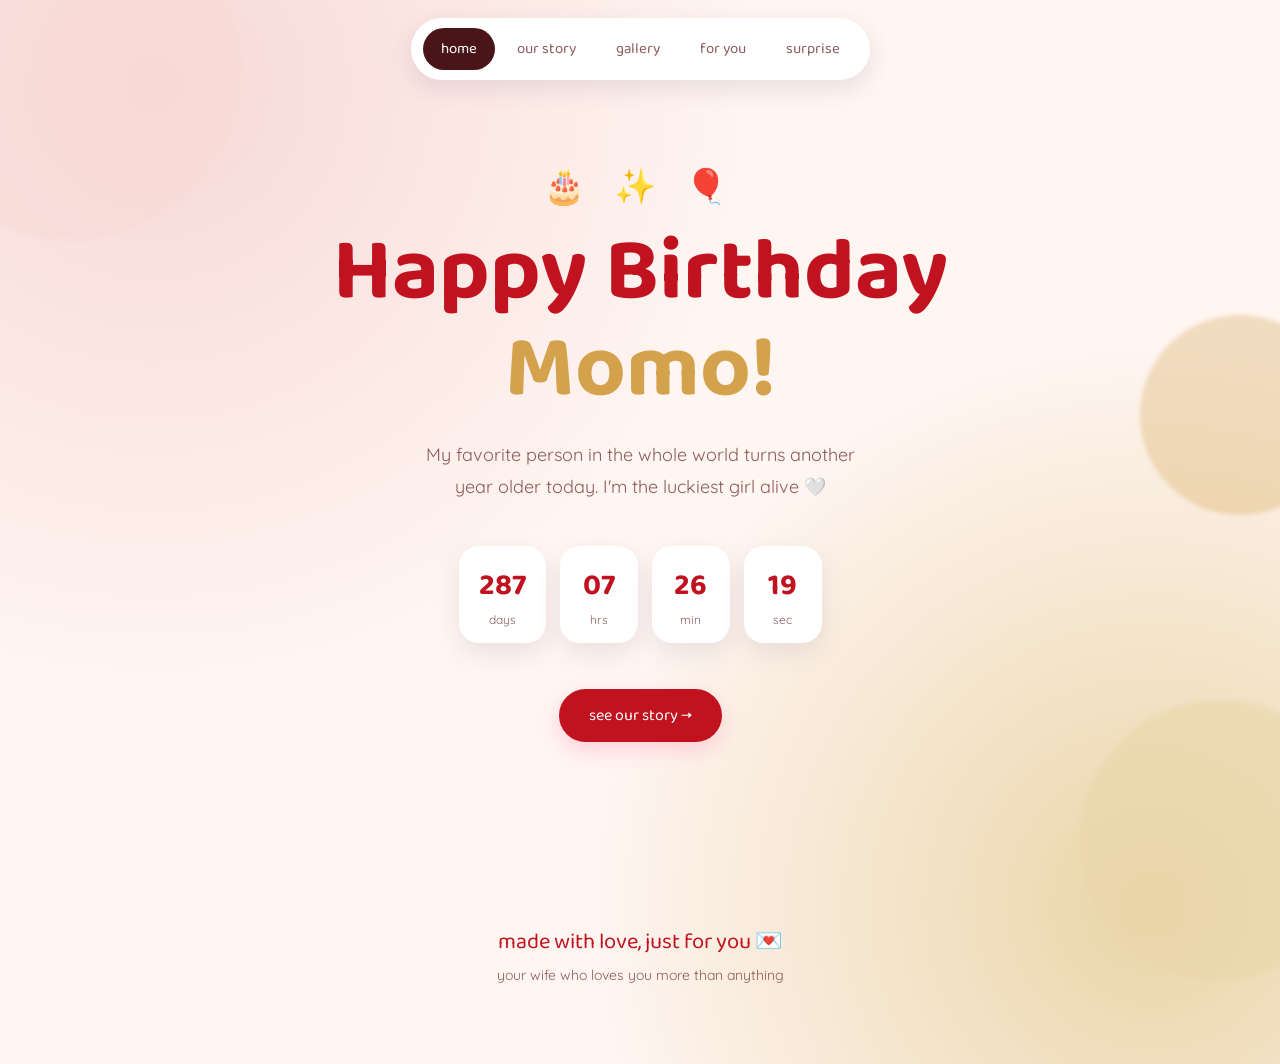
<file: index.html>
<!DOCTYPE html>
<html lang="en">
<head>
<meta charset="UTF-8">
<meta name="viewport" content="width=device-width, initial-scale=1.0">
<title>Happy Birthday Momo 🎈</title>
<link rel="icon" type="image/png" href="https://i.ibb.co/Q3JCG2hS/Chat-GPT-Image-Sep-17-2026-07-57-18-PM-removebg-preview.png">    
<link rel="stylesheet" href="style.css">
<style>
.heart-loader {
    position: fixed;
    inset: 0;
    z-index: 99999999999999998 !important;
    pointer-events: none;
    overflow: hidden;
}

.loader-heart {
    position: absolute;

    left: 50%;
    top: 57%;

    color: #e6002d;
    font-weight: normal;

    opacity: 0;

    filter: drop-shadow(0 2px 5px rgba(230, 0, 45, 0.18));

    will-change: transform, opacity;

    animation: smoothHeart 3.2s cubic-bezier(.22, .61, .36, 1) forwards;
}


/* حركة القلوب */
@keyframes smoothHeart {

    0% {
        opacity: 0;
        transform:
            translate3d(
                calc(-50% + var(--start-x)),
                calc(-50% + var(--start-y)),
                0
            )
            scale(0.35)
            rotate(0deg);
    }

    12% {
        opacity: 0.95;
    }

    35% {
        opacity: 1;
    }

    70% {
        opacity: 0.8;
    }

    100% {
        opacity: 0;

        transform:
            translate3d(
                calc(-50% + var(--end-x)),
                calc(-50% + var(--end-y)),
                0
            )
            scale(var(--scale))
            rotate(var(--rotate));
    }
}
body:before {
    content: "";
    width: 100%;
    height: 100%;

    background: #ffffff82 url(https://i.ibb.co/Q3JCG2hS/Chat-GPT-Image-Sep-17-2026-07-57-18-PM-removebg-preview.png);
    backdrop-filter: blur(60px);

    position: fixed;
    inset: 0;

    z-index: 99999999999999999 !important;

    background-size: 250px !important;
    background-repeat: no-repeat;
    background-position: center !important;

    animation: logobg 3s cubic-bezier(.22, .61, .36, 1) forwards;
}


@keyframes logobg {

    0% {
        opacity: 1;
        transform: scale(1);
    }

    75% {
        opacity: 1;
        transform: scale(1);
    }

    100% {
        opacity: 0;
        transform: scale(.1);
    }
}
  .hero{
    min-height: 78vh;
    display:flex;
    flex-direction:column;
    align-items:center;
    justify-content:center;
    text-align:center;
    padding: 20px 10px 60px;
  }
  .sticker-row{ font-size: 34px; margin-bottom: 18px; letter-spacing: 10px; }
  .hero h1{ font-size: clamp(46px, 10vw, 88px); color: var(--red); line-height:1.1; }
  .hero h1 .accent{ color: var(--gold); }
  .hero .sub{ margin-top: 20px; font-size: 18px; color: var(--plum-soft); max-width: 440px; line-height:1.8; }
  .countdown{ margin-top: 42px; display:flex; gap: 14px; flex-wrap:wrap; justify-content:center; }
  .count-box{ background: var(--white); border-radius: 20px; padding: 16px 20px; min-width: 78px; box-shadow: 0 10px 26px rgba(75,58,107,0.1); }
  .count-box .num{ font-family:'Baloo 2', sans-serif; font-size: 30px; font-weight:700; color: var(--red); }
  .count-box .lbl{ font-size: 12px; color: var(--plum-soft); margin-top: 2px; }
  .explore-btn{ margin-top: 46px; }
</style>
</head>
<body>

<div class="blob" style="width:340px;height:340px;top:-100px;left:-100px;background:var(--blush);"></div>
<div class="blob" style="width:280px;height:280px;bottom:-80px;right:-80px;background:var(--gold-soft);"></div>
<div class="blob" style="width:200px;height:200px;top:35%;right:-60px;background:var(--gold);opacity:0.3;"></div>

<div class="nav-wrap">
  <nav>
    <a href="index.html" class="active">home</a>
    <a href="story.html">our story</a>
    <a href="gallery.html">gallery</a>
    <a href="love.html">for you</a>
    <a href="surprise.html">surprise</a>
  </nav>
</div>

<main>
  <section class="hero reveal">
    <div class="sticker-row">🎂 ✨ 🎈</div>
    <h1>Happy Birthday<br><span class="accent">Momo!</span></h1>
    <p class="sub">My favorite person in the whole world turns another year older today. I'm the luckiest girl alive 🤍</p>

    <div class="countdown" id="countdown">
      <div class="count-box"><div class="num" id="cd-days">--</div><div class="lbl">days</div></div>
      <div class="count-box"><div class="num" id="cd-hours">--</div><div class="lbl">hrs</div></div>
      <div class="count-box"><div class="num" id="cd-mins">--</div><div class="lbl">min</div></div>
      <div class="count-box"><div class="num" id="cd-secs">--</div><div class="lbl">sec</div></div>
    </div>

    <div class="explore-btn">
      <a href="story.html"><button class="pill-btn">see our story →</button></a>
    </div>
  </section>
</main>

<footer class="reveal">
  <div class="foot-display">made with love, just for you 💌</div>
  <div>your wife who loves you more than anything</div>
</footer>

<script>
  function nextBirthday(){
    const now = new Date();
    let year = now.getFullYear();
    let target = new Date(year, 8, 18, 0, 0, 0);
    if(target < now){ target = new Date(year + 1, 8, 18, 0, 0, 0); }
    return target;
  }
  function updateCountdown(){
    const diff = Math.max(0, nextBirthday() - new Date());
    document.getElementById('cd-days').textContent = Math.floor(diff / 86400000);
    document.getElementById('cd-hours').textContent = String(Math.floor(diff / 3600000) % 24).padStart(2,'0');
    document.getElementById('cd-mins').textContent = String(Math.floor(diff / 60000) % 60).padStart(2,'0');
    document.getElementById('cd-secs').textContent = String(Math.floor(diff / 1000) % 60).padStart(2,'0');
  }
  updateCountdown();
  setInterval(updateCountdown, 1000);

  /* fade-in on scroll */
  const revealEls = document.querySelectorAll('.reveal, .reveal-stagger');
  const io = new IntersectionObserver((entries)=>{
    entries.forEach(entry=>{
      if(entry.isIntersecting){
        entry.target.classList.add('visible');
        io.unobserve(entry.target);
      }
    });
  }, { threshold: 0.15 });
  revealEls.forEach(el => io.observe(el));


document.addEventListener("DOMContentLoaded", function () {

    const container = document.createElement("div");
    container.className = "heart-loader";

    document.body.appendChild(container);

    const heartCount = 24;

    for (let i = 0; i < heartCount; i++) {

        const heart = document.createElement("span");

        heart.className = "loader-heart";
        heart.innerHTML = "♥";

        /*
         * بداية القلوب:
         * قريبة من الصورة وليس من الشاشة كلها
         */
        const startX = (Math.random() - 0.5) * 130;
        const startY = (Math.random() - 0.5) * 55;

        /*
         * اتجاه الحركة
         * معظم القلوب تطلع لفوق
         */
        const endX = (Math.random() - 0.5) * 330;
        const endY = -(160 + Math.random() * 230);

        /*
         * أحجام مختلفة لكن مش ضخمة
         */
        const scale = 0.75 + Math.random() * 0.8;

        /*
         * دوران بسيط
         */
        const rotate = -20 + Math.random() * 40;

        /*
         * حجم القلب
         */
        const size = 13 + Math.random() * 13;

        heart.style.fontSize = size + "px";

        heart.style.setProperty("--start-x", startX + "px");
        heart.style.setProperty("--start-y", startY + "px");

        heart.style.setProperty("--end-x", endX + "px");
        heart.style.setProperty("--end-y", endY + "px");

        heart.style.setProperty("--scale", scale);
        heart.style.setProperty("--rotate", rotate + "deg");

        /*
         * ظهور القلوب تدريجيًا
         */
        heart.style.animationDelay =
            (i * 0.07 + Math.random() * 0.4) + "s";

        container.appendChild(heart);
    }


    /*
     * حذف القلوب بعد انتهاء الأنيميشن
     */
    setTimeout(function () {
        container.remove();
    }, 4500);

});
</script>

</body>
</html>
</file>
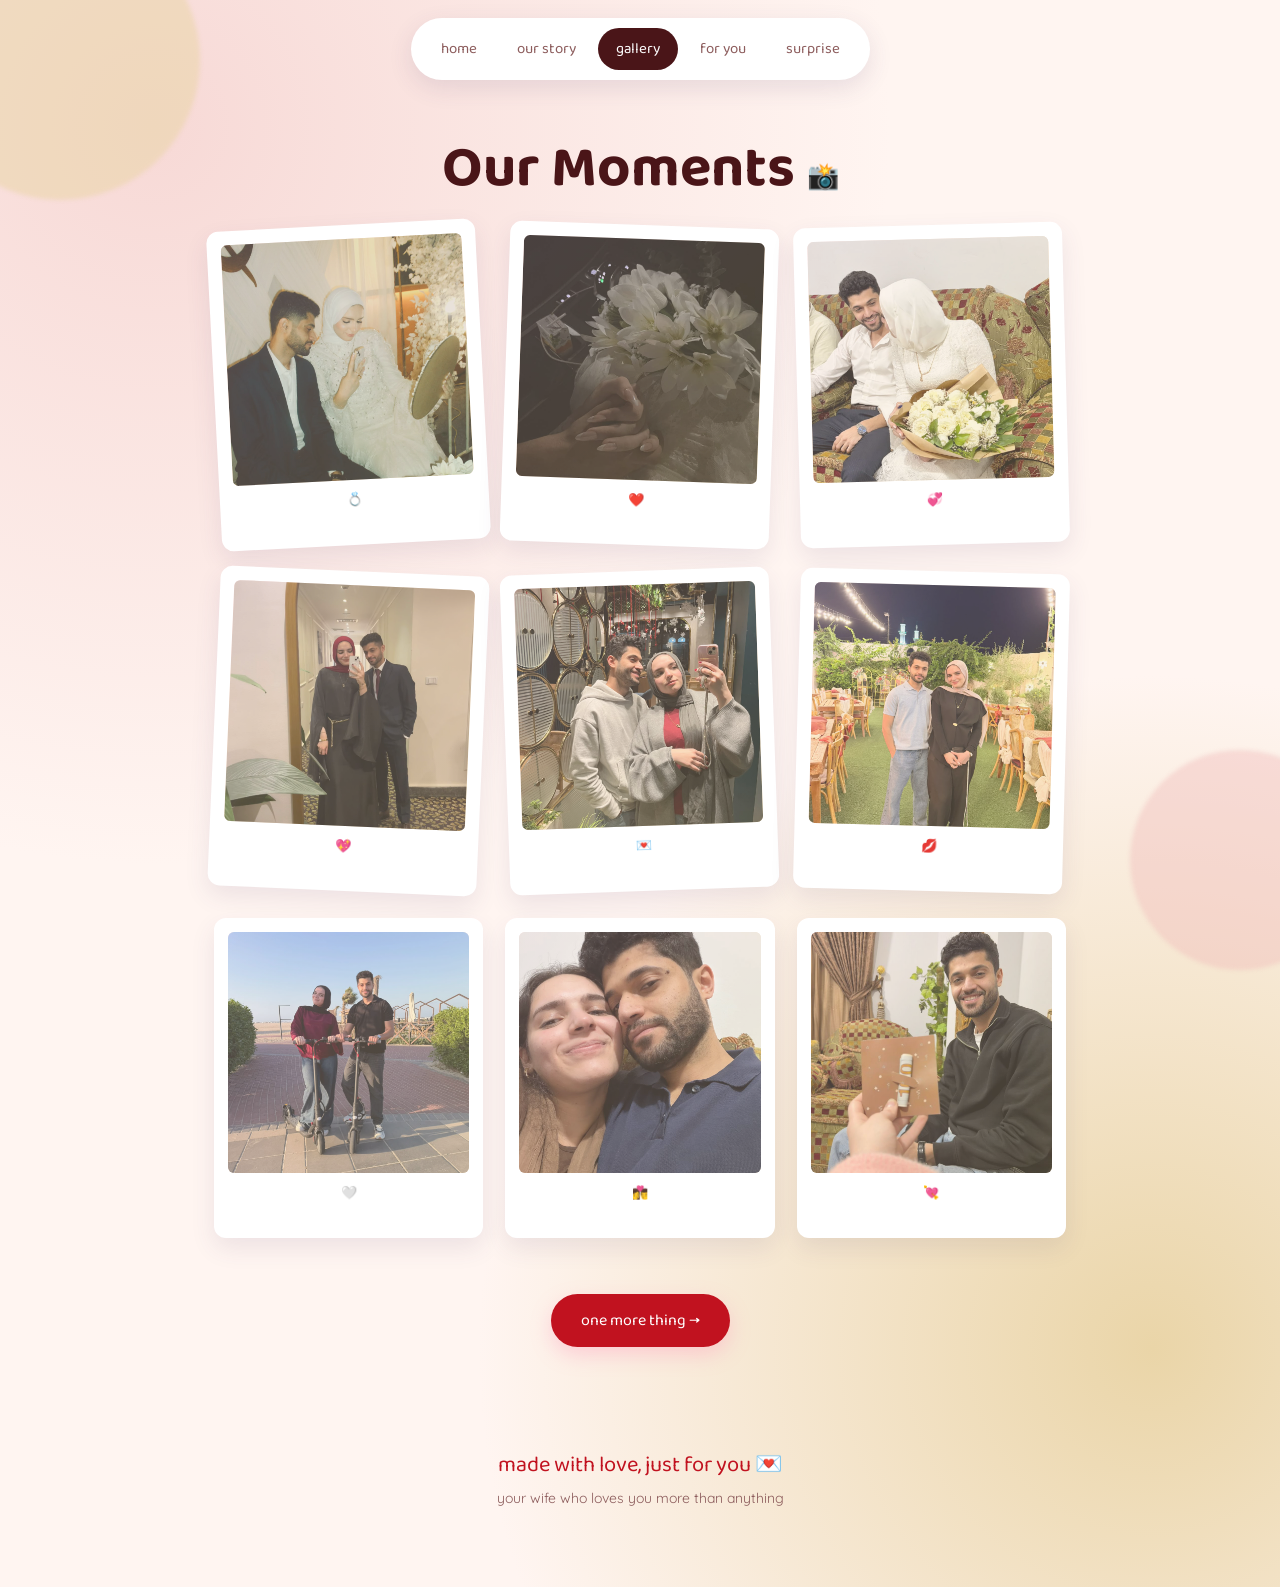
<file: gallery.html>
<!DOCTYPE html>
<html lang="en">
<head>
<meta charset="UTF-8">
<meta name="viewport" content="width=device-width, initial-scale=1.0">
<title>Gallery</title>
 <link rel="icon" type="image/png" href="https://i.ibb.co/Q3JCG2hS/Chat-GPT-Image-Sep-17-2026-07-57-18-PM-removebg-preview.png">    
<link rel="stylesheet" href="style.css">
<style>
  .gallery{
    display:grid;
    grid-template-columns: repeat(3, 1fr);
    gap: 26px 22px;
  }
  .polaroid{
    --tilt: 0deg;
    background: var(--white);
    border-radius: 12px;
    padding: 14px 14px 34px;
    box-shadow: 0 10px 24px rgba(75,58,107,0.1);
    position:relative;
    opacity: 0;
    transform: translateY(30px) rotate(var(--tilt));
    transition: opacity 0.7s ease, transform 0.7s ease;
  }
  .polaroid.visible{
    opacity: 1;
    transform: translateY(0) rotate(var(--tilt));
  }
  .polaroid:nth-child(1){ --tilt: -3deg; transition-delay: 0s; }
  .polaroid:nth-child(2){ --tilt: 2deg; transition-delay: 0.08s; }
  .polaroid:nth-child(3){ --tilt: -1.5deg; transition-delay: 0.16s; }
  .polaroid:nth-child(4){ --tilt: 2.5deg; transition-delay: 0.24s; }
  .polaroid:nth-child(5){ --tilt: -2deg; transition-delay: 0.32s; }
  .polaroid:nth-child(6){ --tilt: 1.5deg; transition-delay: 0.4s; }

  .photo-slot{
    aspect-ratio: 1/1;
    border-radius: 6px;
    overflow:hidden;
    background: linear-gradient(135deg, var(--blush), var(--gold-soft));
    display:flex;
    align-items:center;
    justify-content:center;
  }
  .photo-slot img{ width:100%; height:100%; object-fit:cover; display:block; }
  .photo-slot span{ font-size: 13px; color: var(--plum-soft); opacity:0.7; }
  .caption{
    text-align:center;
    font-family:'Baloo 2', sans-serif;
    font-size: 13px;
    color: var(--plum-soft);
    margin-top: 10px;
  }

  .next-link{ text-align:center; margin-top: 56px; }

  @media (max-width: 640px){
    .gallery{ grid-template-columns: repeat(2, 1fr); }
  }
</style>
</head>
<body>

<div class="blob" style="width:280px;height:280px;top:-80px;left:-80px;background:var(--gold-soft);"></div>
<div class="blob" style="width:220px;height:220px;bottom:-70px;right:-70px;background:var(--blush-deep);opacity:0.4;"></div>

<div class="nav-wrap">
  <nav>
    <a href="index.html">home</a>
    <a href="story.html">our story</a>
    <a href="gallery.html" class="active">gallery</a>
    <a href="love.html">for you</a>
    <a href="surprise.html">surprise</a>
  </nav>
</div>

<main>
  <h1 class="page-title reveal">Our Moments <span class="sticker">📸</span></h1>
  <div class="gallery">
    <div class="polaroid"><div class="photo-slot"><span><img src="assets/5.jpeg"></span></div><div class="caption">💍</div></div>
    <div class="polaroid"><div class="photo-slot"><span><img src="assets/7.jpeg"></span></div><div class="caption">❤️</div></div>
    <div class="polaroid"><div class="photo-slot"><span><img src="assets/4.jpeg"></span></div><div class="caption">💞</div></div>
    <div class="polaroid"><div class="photo-slot"><span><img src="assets/8.jpeg"></span></div><div class="caption">💖</div></div>
    <div class="polaroid"><div class="photo-slot"><span><img src="assets/6.jpeg"></span></div><div class="caption">💌</div></div>
    <div class="polaroid"><div class="photo-slot"><span><img src="assets/3.jpeg"></span></div><div class="caption">💋</div></div>
    <div class="polaroid"><div class="photo-slot"><span><img src="assets/1.jpeg"></span></div><div class="caption">🤍</div></div>
    <div class="polaroid"><div class="photo-slot"><span><img src="assets/2.jpeg"></span></div><div class="caption">👩‍❤️‍💋‍👨</div></div>
    <div class="polaroid"><div class="photo-slot"><span><img src="assets/9.jpeg"></span></div><div class="caption">💘</div></div>
  </div>

  <div class="next-link reveal">
    <a href="love.html"><button class="pill-btn">one more thing →</button></a>
  </div>
</main>

<footer class="reveal">
  <div class="foot-display">made with love, just for you 💌</div>
  <div>your wife who loves you more than anything</div>
</footer>

<script>
  const revealEls = document.querySelectorAll('.reveal, .reveal-stagger, .polaroid');
  const io = new IntersectionObserver((entries)=>{
    entries.forEach(entry=>{
      if(entry.isIntersecting){
        entry.target.classList.add('visible');
        io.unobserve(entry.target);
      }
    });
  }, { threshold: 0.15 });
  revealEls.forEach(el => io.observe(el));
</script>

</body>
</html>
</file>
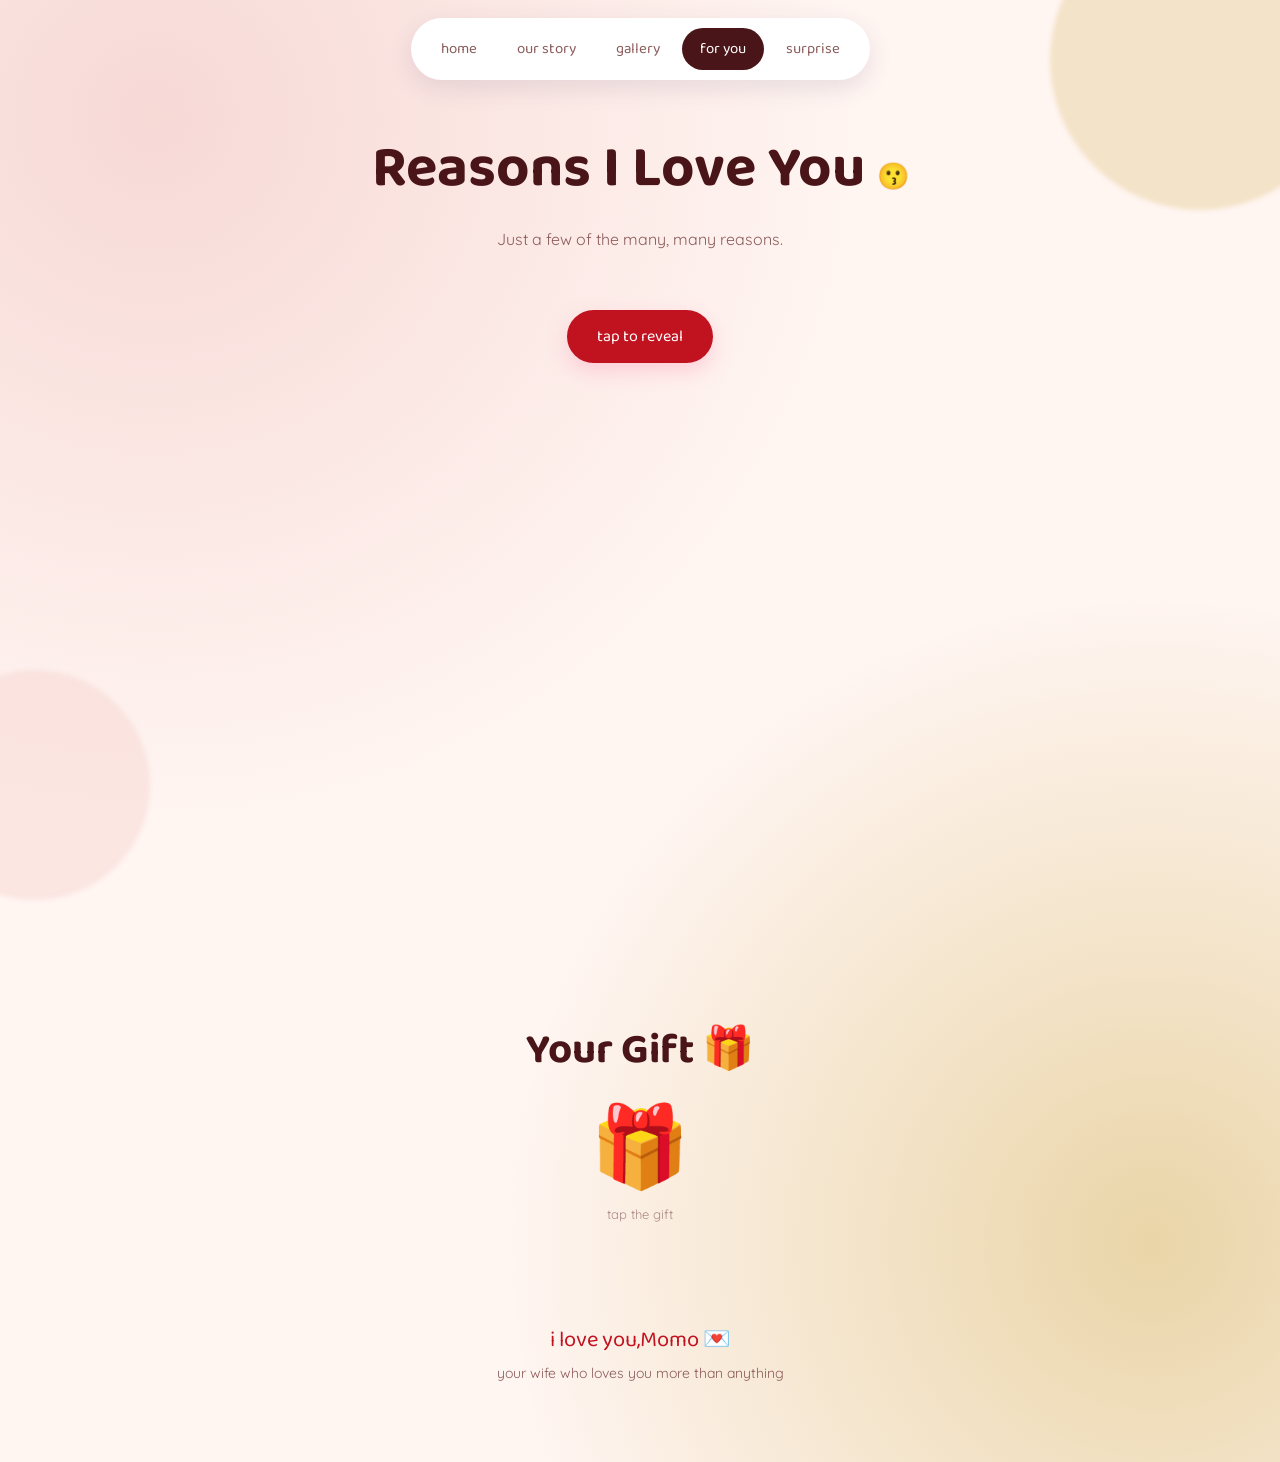
<file: love.html>
<!DOCTYPE html>
<html lang="en">
<head>
<meta charset="UTF-8">
<meta name="viewport" content="width=device-width, initial-scale=1.0">
<title>For You</title>
<link rel="icon" type="image/png" href="https://i.ibb.co/Q3JCG2hS/Chat-GPT-Image-Sep-17-2026-07-57-18-PM-removebg-preview.png">     
<link rel="stylesheet" href="style.css">
<style>
  .reasons-wrap{ display:flex; justify-content:center; margin-bottom: 10px; }
  .reasons-list{
    list-style:none;
    max-width: 520px;
    margin: 40px auto 0;
    display:flex;
    flex-direction:column;
    gap: 14px;
  }
  .reasons-list li{
    background: var(--white);
    border-radius: 16px;
    padding: 16px 20px;
    font-size: 15px;
    line-height:1.6;
    color: var(--plum-soft);
    box-shadow: 0 8px 20px rgba(75,58,107,0.08);
    opacity:0;
    transform: translateY(14px) scale(0.98);
    transition: opacity 0.5s ease, transform 0.5s ease;
  }
  .reasons-list li.show{ opacity:1; transform: translateY(0) scale(1); }
  .reasons-list li b{ color: var(--red); }

  .gift-section{
    text-align:center;
    margin-top: 90px;
  }
  .gift-box{
    font-size: 80px;
    cursor:pointer;
    display:inline-block;
    user-select:none;
    transition: transform 0.25s ease;
  }
  .gift-box:hover{ transform: scale(1.08) rotate(-4deg); }
  .gift-hint{
    margin-top: 12px;
    font-size: 13px;
    color: var(--plum-soft);
    opacity:0.7;
  }
  .gift-message{
    max-width: 480px;
    margin: 30px auto 0;
    background: var(--white);
    border-radius: 20px;
    padding: 28px 30px;
    font-size: 16px;
    line-height: 1.9;
    color: var(--plum);
    box-shadow: 0 14px 30px rgba(75,58,107,0.12);
    display:none;
  }
  .gift-message.show{ display:block; }
</style>
</head>
<body>

<div class="blob" style="width:300px;height:300px;top:-90px;right:-70px;background:var(--gold-soft);"></div>
<div class="blob" style="width:230px;height:230px;bottom:0;left:-80px;background:var(--blush);"></div>

<div class="nav-wrap">
  <nav>
    <a href="index.html">home</a>
    <a href="story.html">our story</a>
    <a href="gallery.html">gallery</a>
    <a href="love.html" class="active">for you</a>
    <a href="surprise.html">surprise</a>
  </nav>
</div>

<main>
  <h1 class="page-title reveal">Reasons I Love You <span class="sticker">😗</span></h1>
  <p class="page-lede reveal">Just a few of the many, many reasons.</p>

  <div class="reasons-wrap reveal">
    <button class="pill-btn" id="reasonBtn">tap to reveal</button>
  </div>

  <ul class="reasons-list" id="reasonsList">
    <li><b>1.</b> Because you reassure me in the hardest moments, without me even having to ask.</li>
    <li><b>2.</b> Because your laugh can fix any tired, heavy day.</li>
    <li><b>3.</b> Because you listen even when I can't find the words myself.</li>
    <li><b>4.</b> Because you're kind to everyone around you.</li>
    <li><b>5.</b> Because with you, I finally feel truly safe.</li>
    <li><b>6.</b> Because You make me feel like I am home </li>
    <li><b>7.</b> And because, simply... you're my Mohamed, and there's no one like you.</li>
  </ul>

  <div class="gift-section reveal">
    <h2 class="page-title" style="font-size: clamp(30px, 6vw, 42px);">Your Gift 🎁</h2>
    <div class="gift-box" id="giftBox" role="button" tabindex="0" aria-label="open your gift">🎁</div>
    <div class="gift-hint">tap the gift</div>

    <div class="gift-message" id="giftMessage">
      Happy birthday, my love 🤍<br>
      I hope this year brings you everything your heart is hoping for.<br>
      And this isn't your real gift... come find that one yourself 😉
    </div>
  </div>
</main>

<footer class="reveal">
  <div class="foot-display">i love you,Momo 💌</div>
  <div>your wife who loves you more than anything</div>
</footer>

<script>
  const reasonBtn = document.getElementById('reasonBtn');
  const reasonItems = document.querySelectorAll('#reasonsList li');
  let shown = false;
  reasonBtn.addEventListener('click', ()=>{
    if(shown) return;
    shown = true;
    reasonItems.forEach((li, i)=> setTimeout(()=> li.classList.add('show'), i*250));
    reasonBtn.textContent = 'from my heart 🤍';
  });

  const giftBox = document.getElementById('giftBox');
  const giftMessage = document.getElementById('giftMessage');
  function openGift(){ giftMessage.classList.toggle('show'); }
  giftBox.addEventListener('click', openGift);
  giftBox.addEventListener('keydown', (e)=>{
    if(e.key === 'Enter' || e.key === ' '){ e.preventDefault(); openGift(); }
  });

  const revealEls = document.querySelectorAll('.reveal, .reveal-stagger');
  const io = new IntersectionObserver((entries)=>{
    entries.forEach(entry=>{
      if(entry.isIntersecting){
        entry.target.classList.add('visible');
        io.unobserve(entry.target);
      }
    });
  }, { threshold: 0.15 });
  revealEls.forEach(el => io.observe(el));
</script>

</body>
</html>
</file>
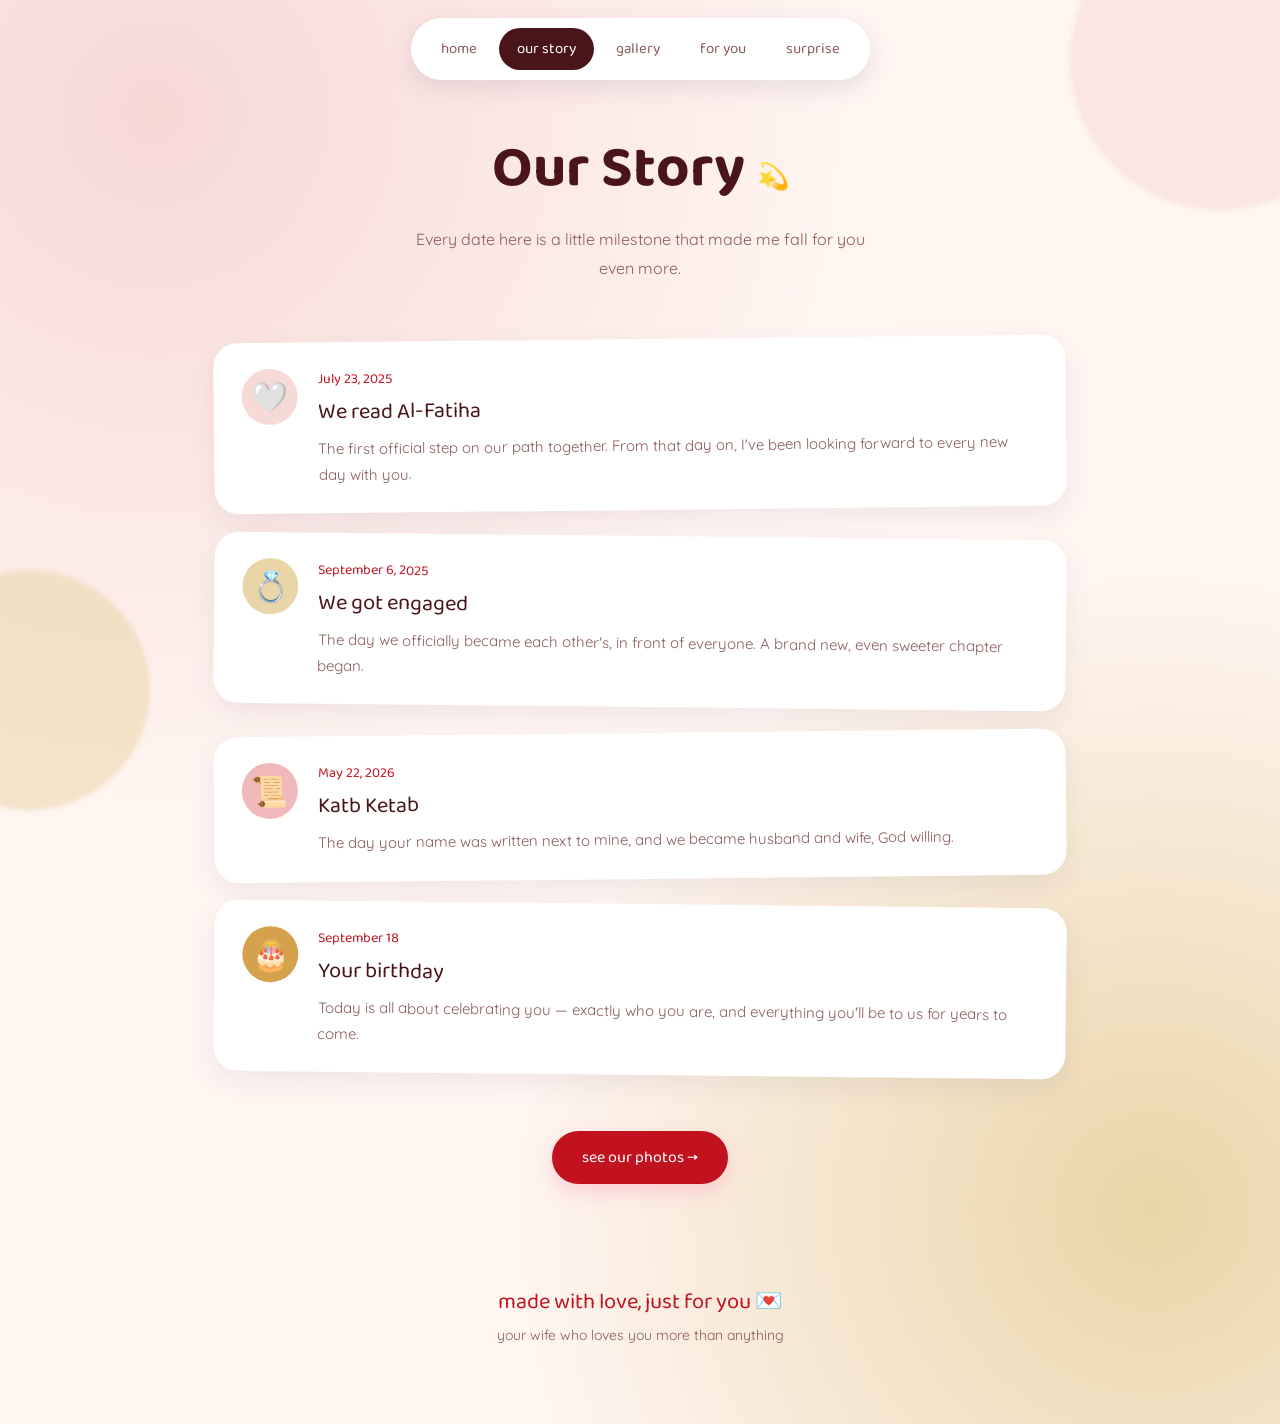
<file: story.html>
<!DOCTYPE html>
<html lang="en">
<head>
<meta charset="UTF-8">
<meta name="viewport" content="width=device-width, initial-scale=1.0">
<title>Our Story</title>
<link rel="icon" type="image/png" href="https://i.ibb.co/Q3JCG2hS/Chat-GPT-Image-Sep-17-2026-07-57-18-PM-removebg-preview.png">    
<link rel="stylesheet" href="style.css">
<style>
  .timeline{ display:flex; flex-direction:column; gap: 26px; }
  .t-card{
    --tilt: 0deg;
    background: var(--white);
    border-radius: 24px;
    padding: 26px 28px;
    box-shadow: 0 10px 26px rgba(75,58,107,0.08);
    display:flex;
    gap: 20px;
    align-items:flex-start;
    opacity: 0;
    transform: translateY(32px) rotate(var(--tilt));
    transition: opacity 0.8s ease, transform 0.8s ease;
  }
  .t-card.visible{
    opacity: 1;
    transform: translateY(0) rotate(var(--tilt));
  }
  .t-card:nth-child(odd){ --tilt: -0.6deg; }
  .t-card:nth-child(even){ --tilt: 0.6deg; }
  .t-card:nth-child(1){ transition-delay: 0s; }
  .t-card:nth-child(2){ transition-delay: 0.08s; }
  .t-card:nth-child(3){ transition-delay: 0.16s; }
  .t-card:nth-child(4){ transition-delay: 0.24s; }

  .t-icon{
    font-size: 30px;
    background: var(--blush);
    border-radius: 50%;
    width: 56px;
    height: 56px;
    display:flex;
    align-items:center;
    justify-content:center;
    flex-shrink:0;
  }
  .t-card:nth-child(2) .t-icon{ background: var(--gold-soft); }
  .t-card:nth-child(3) .t-icon{ background: var(--blush-deep); }
  .t-card:nth-child(4) .t-icon{ background: var(--gold); }

  .t-date{ font-family:'Baloo 2', sans-serif; font-size: 14px; color: var(--red); margin-bottom: 4px; }
  .t-title{ font-family:'Baloo 2', sans-serif; font-size: 22px; color: var(--plum); margin-bottom: 6px; }
  .t-text{ font-size: 15px; color: var(--plum-soft); line-height:1.7; }

  .next-link{ text-align:center; margin-top: 56px; }
</style>
</head>
<body>

<div class="blob" style="width:300px;height:300px;top:-90px;right:-90px;background:var(--blush);"></div>
<div class="blob" style="width:240px;height:240px;bottom:10%;left:-90px;background:var(--gold-soft);"></div>

<div class="nav-wrap">
  <nav>
    <a href="index.html">home</a>
    <a href="story.html" class="active">our story</a>
    <a href="gallery.html">gallery</a>
    <a href="love.html">for you</a>
    <a href="surprise.html">surprise</a>
  </nav>
</div>

<main>
  <h1 class="page-title reveal">Our Story <span class="sticker">💫</span></h1>
  <p class="page-lede reveal">Every date here is a little milestone that made me fall for you even more.</p>

  <div class="timeline">
    <div class="t-card reveal">
      <div class="t-icon">🤍</div>
      <div>
        <div class="t-date">July 23, 2025</div>
        <div class="t-title">We read Al-Fatiha</div>
        <div class="t-text">The first official step on our path together. From that day on, I've been looking forward to every new day with you.</div>
      </div>
    </div>

    <div class="t-card reveal">
      <div class="t-icon">💍</div>
      <div>
        <div class="t-date">September 6, 2025</div>
        <div class="t-title">We got engaged</div>
        <div class="t-text">The day we officially became each other's, in front of everyone. A brand new, even sweeter chapter began.</div>
      </div>
    </div>

    <div class="t-card reveal">
      <div class="t-icon">📜</div>
      <div>
        <div class="t-date">May 22, 2026</div>
        <div class="t-title">Katb Ketab</div>
        <div class="t-text">The day your name was written next to mine, and we became husband and wife, God willing.</div>
      </div>
    </div>

    <div class="t-card reveal">
      <div class="t-icon">🎂</div>
      <div>
        <div class="t-date">September 18</div>
        <div class="t-title">Your birthday</div>
        <div class="t-text">Today is all about celebrating you — exactly who you are, and everything you'll be to us for years to come.</div>
      </div>
    </div>
  </div>

  <div class="next-link reveal">
    <a href="gallery.html"><button class="pill-btn">see our photos →</button></a>
  </div>
</main>

<footer class="reveal">
  <div class="foot-display">made with love, just for you 💌</div>
  <div>your wife who loves you more than anything</div>
</footer>

<script>
  const revealEls = document.querySelectorAll('.reveal, .reveal-stagger');
  const io = new IntersectionObserver((entries)=>{
    entries.forEach(entry=>{
      if(entry.isIntersecting){
        entry.target.classList.add('visible');
        io.unobserve(entry.target);
      }
    });
  }, { threshold: 0.15 });
  revealEls.forEach(el => io.observe(el));
</script>

</body>
</html>
</file>
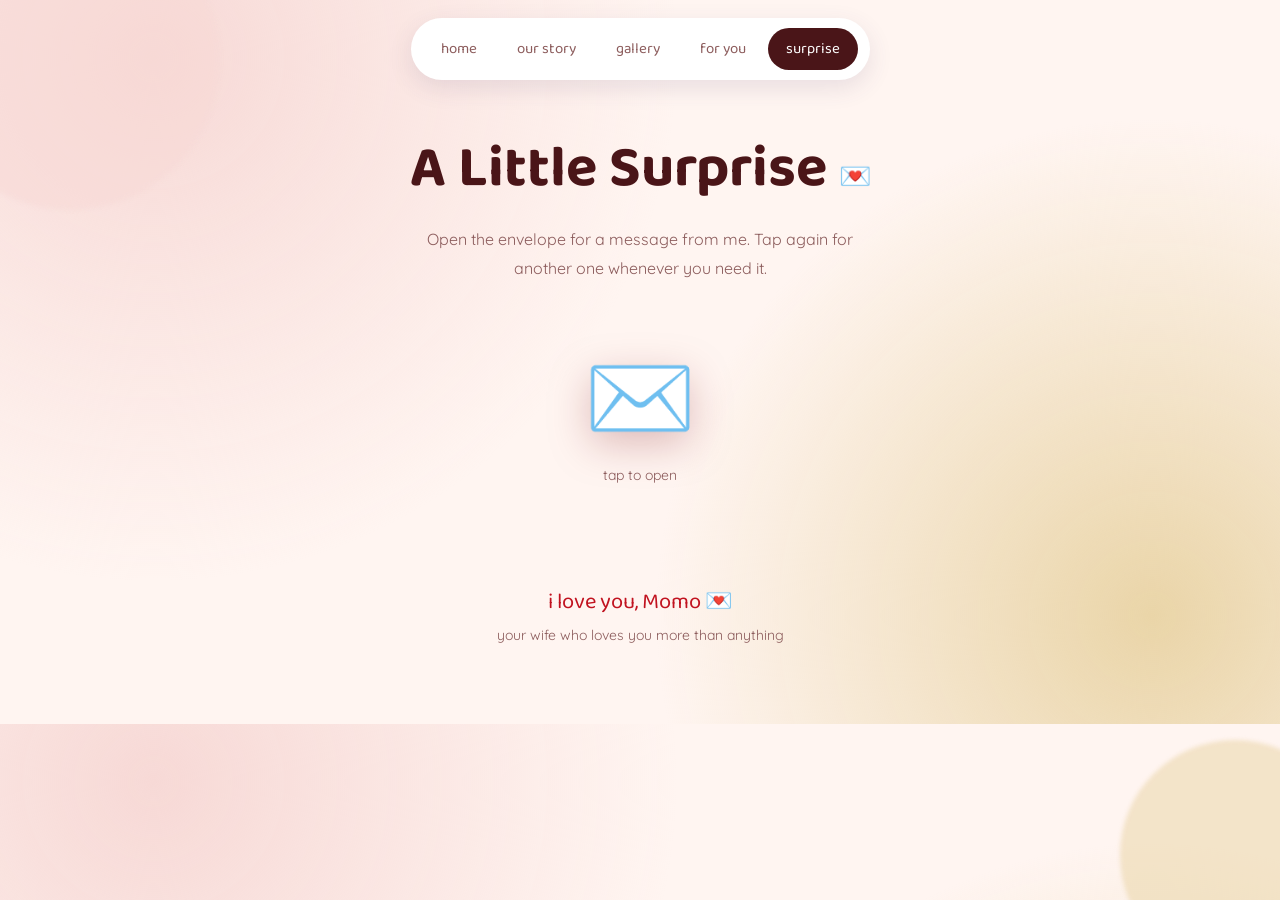
<file: surprise.html>
<!DOCTYPE html>
<html lang="en">
<head>
<meta charset="UTF-8">
<meta name="viewport" content="width=device-width, initial-scale=1.0">
<title>Surprise</title>
<link rel="icon" type="image/png" href="https://i.ibb.co/Q3JCG2hS/Chat-GPT-Image-Sep-17-2026-07-57-18-PM-removebg-preview.png">    
<link rel="stylesheet" href="style.css">
<style>
  .envelope-wrap{
    display:flex;
    flex-direction:column;
    align-items:center;
    margin-top: 20px;
  }
  .envelope{
    font-size: 90px;
    cursor:pointer;
    user-select:none;
    transition: transform 0.25s ease;
    filter: drop-shadow(0 12px 20px rgba(122,12,19,0.25));
  }
  .envelope:hover{ transform: scale(1.06) rotate(-2deg); }
  .envelope:active{ transform: scale(0.96); }

  .tap-hint{
    margin-top: 14px;
    font-size: 14px;
    color: var(--plum-soft);
  }

  .message-card{
    max-width: 480px;
    margin: 34px auto 0;
    background: var(--white);
    border-radius: 22px;
    padding: 34px 30px;
    box-shadow: 0 16px 34px rgba(122,12,19,0.14);
    text-align:center;
    display:none;
    border: 1px solid var(--blush-deep);
  }
  .message-card.show{
    display:block;
    animation: popIn 0.4s ease;
  }
  @keyframes popIn{
    0%{ opacity:0; transform: translateY(10px) scale(0.96); }
    100%{ opacity:1; transform: translateY(0) scale(1); }
  }
  .message-card .stamp{ font-size: 26px; margin-bottom: 12px; }
  .message-card p{ font-size: 17px; line-height: 1.8; color: var(--plum); }

  .again-btn{ margin-top: 26px; display:none; }
  .again-btn.show{ display:inline-block; }
</style>
</head>
<body>

<div class="blob" style="width:300px;height:300px;top:-90px;left:-80px;background:var(--blush);"></div>
<div class="blob" style="width:230px;height:230px;bottom:-70px;right:-70px;background:var(--gold-soft);"></div>

<div class="nav-wrap">
  <nav>
    <a href="index.html">home</a>
    <a href="story.html">our story</a>
    <a href="gallery.html">gallery</a>
    <a href="love.html">for you</a>
    <a href="surprise.html" class="active">surprise</a>
  </nav>
</div>

<main>
  <h1 class="page-title reveal">A Little Surprise <span class="sticker">💌</span></h1>
  <p class="page-lede reveal">Open the envelope for a message from me. Tap again for another one whenever you need it.</p>

  <div class="envelope-wrap reveal">
    <div class="envelope" id="envelope" role="button" tabindex="0" aria-label="open a surprise message">✉️</div>
    <div class="tap-hint">tap to open</div>

    <div class="message-card" id="messageCard">
      <div class="stamp">🤍</div>
      <p id="messageText"></p>
    </div>

    <div class="again-btn" id="againBtn">
      <button class="pill-btn">open another one</button>
    </div>
  </div>
</main>

<footer class="reveal">
  <div class="foot-display">i love you, Momo 💌</div>
  <div>your wife who loves you more than anything</div>
</footer>

<script>
  const messages = [
    "Whatever happens today, I hope you feel exactly how loved you are.",
    "You make ordinary days feel like something worth remembering.",
    "I still can't believe I get to be yours. Happy birthday, my love.",
    "Thank you for being my safe place, every single day.",
    "I can't wait for every birthday after this one, with you, forever.",
    "You are the best decision I never even had to think twice about.",
    "Here's to another year of us, and to loving you even more than the last.",
    "You don't just make my life better, you make it make sense."
  ];

  const envelope = document.getElementById('envelope');
  const messageCard = document.getElementById('messageCard');
  const messageText = document.getElementById('messageText');
  const againBtn = document.getElementById('againBtn');
  let lastIndex = -1;

  function showMessage(){
    let idx;
    do { idx = Math.floor(Math.random() * messages.length); } while(idx === lastIndex && messages.length > 1);
    lastIndex = idx;
    messageText.textContent = messages[idx];
    messageCard.classList.remove('show');
    void messageCard.offsetWidth;
    messageCard.classList.add('show');
    againBtn.classList.add('show');
  }

  envelope.addEventListener('click', showMessage);
  envelope.addEventListener('keydown', (e)=>{
    if(e.key === 'Enter' || e.key === ' '){ e.preventDefault(); showMessage(); }
  });
  againBtn.addEventListener('click', showMessage);

  const revealEls = document.querySelectorAll('.reveal, .reveal-stagger');
  const io = new IntersectionObserver((entries)=>{
    entries.forEach(entry=>{
      if(entry.isIntersecting){
        entry.target.classList.add('visible');
        io.unobserve(entry.target);
      }
    });
  }, { threshold: 0.15 });
  revealEls.forEach(el => io.observe(el));
</script>

</body>
</html>
</file>
<file: style.css>
@import url('https://fonts.googleapis.com/css2?family=Baloo+2:wght@500;600;700;800&family=Quicksand:wght@400;500;600;700&display=swap');

:root{
  --cream: #FFF5F1;
  --blush: #F7D9D6;
  --blush-deep: #F0B8B8;
  --red: #C1121F;
  --red-deep: #7A0C13;
  --gold: #D4A24C;
  --gold-soft: #EAD5A8;
  --plum: #4A1518;
  --plum-soft: #8C5C5C;
  --white: #FFFFFF;

  /* legacy aliases so existing markup keeps working */
  --lavender: var(--blush);
  --lavender-deep: var(--blush-deep);
  --pink: var(--blush);
  --pink-deep: var(--red);
  --mint: var(--gold-soft);
  --yellow: var(--gold);
}

*{ margin:0; padding:0; box-sizing:border-box; }

html{ scroll-behavior:smooth; }

body{
  background:
    radial-gradient(circle at 12% 8%, var(--blush) 0%, transparent 40%),
    radial-gradient(circle at 90% 85%, var(--gold-soft) 0%, transparent 38%),
    var(--cream);
  color: var(--plum);
  font-family:'Quicksand', sans-serif;
  overflow-x:hidden;
  position:relative;
}

h1,h2,h3,.display{
  font-family:'Baloo 2', sans-serif;
}

a{ color:inherit; text-decoration:none; }

/* ---------- background blobs ---------- */
.blob{
  position:fixed;
  border-radius:50%;
  filter: blur(2px);
  z-index:-1;
  opacity:0.55;
}

/* ---------- nav ---------- */
.nav-wrap{
  position:sticky;
  top: 18px;
  display:flex;
  justify-content:center;
  z-index: 200;
  padding: 0 16px;
}
nav{
  background: var(--white);
  border-radius: 999px;
  padding: 10px 12px;
  display:flex;
  gap: 4px;
  box-shadow: 0 8px 24px rgba(75,58,107,0.12);
  flex-wrap:wrap;
  justify-content:center;
}
nav a{
  font-family:'Baloo 2', sans-serif;
  font-size: 15px;
  padding: 9px 18px;
  border-radius: 999px;
  color: var(--plum-soft);
  transition: background 0.2s ease, color 0.2s ease;
  white-space:nowrap;
}
nav a:hover{
  background: var(--pink);
  color: var(--plum);
}
nav a.active{
  background: var(--plum);
  color: var(--white);
}

main{
  max-width: 900px;
  margin: 0 auto;
  padding: 60px 24px 40px;
}

.page-title{
  text-align:center;
  font-size: clamp(38px, 7vw, 58px);
  color: var(--plum);
  margin-bottom: 10px;
}
.page-lede{
  text-align:center;
  max-width: 460px;
  margin: 0 auto 56px;
  color: var(--plum-soft);
  font-size: 16px;
  line-height:1.8;
}

.sticker{
  display:inline-block;
  font-size: 26px;
}

.pill-btn{
  font-family:'Baloo 2', sans-serif;
  font-size: 16px;
  background: var(--pink-deep);
  color: var(--white);
  border: none;
  padding: 14px 30px;
  border-radius: 999px;
  cursor:pointer;
  box-shadow: 0 8px 20px rgba(255,143,180,0.35);
  transition: transform 0.2s ease;
}
.pill-btn:hover{ transform: translateY(-2px) scale(1.02); }
.pill-btn:focus-visible{ outline: 3px solid var(--plum); outline-offset:3px; }

footer{
  text-align:center;
  padding: 60px 24px 80px;
  color: var(--plum-soft);
  font-size: 14px;
}
footer .foot-display{
  font-family:'Baloo 2', sans-serif;
  font-size: 22px;
  color: var(--red);
  margin-bottom: 6px;
}

/* ---------- scroll fade-in animation ---------- */
.reveal{
  opacity: 0;
  transform: translateY(32px);
  transition: opacity 0.8s ease, transform 0.8s ease;
}
.reveal.visible{
  opacity: 1;
  transform: translateY(0);
}
.reveal-stagger.visible > *{
  animation: staggerIn 0.6s ease forwards;
}
.reveal-stagger.visible > *:nth-child(1){ animation-delay: 0s; }
.reveal-stagger.visible > *:nth-child(2){ animation-delay: 0.12s; }
.reveal-stagger.visible > *:nth-child(3){ animation-delay: 0.24s; }
.reveal-stagger.visible > *:nth-child(4){ animation-delay: 0.36s; }
.reveal-stagger.visible > *:nth-child(5){ animation-delay: 0.48s; }
.reveal-stagger.visible > *:nth-child(6){ animation-delay: 0.6s; }
.reveal-stagger > *{ opacity: 0; }
@keyframes staggerIn{
  from{ opacity:0; transform: translateY(24px); }
  to{ opacity:1; transform: translateY(0); }
}

@media (prefers-reduced-motion: reduce){
  *{ animation: none !important; transition: none !important; }
}

@media (max-width: 600px){
  main{ padding-top: 40px; }
  nav{ gap:2px; padding: 8px 8px; }
  nav a{ padding: 8px 12px; font-size: 14px; }
}
</file>
